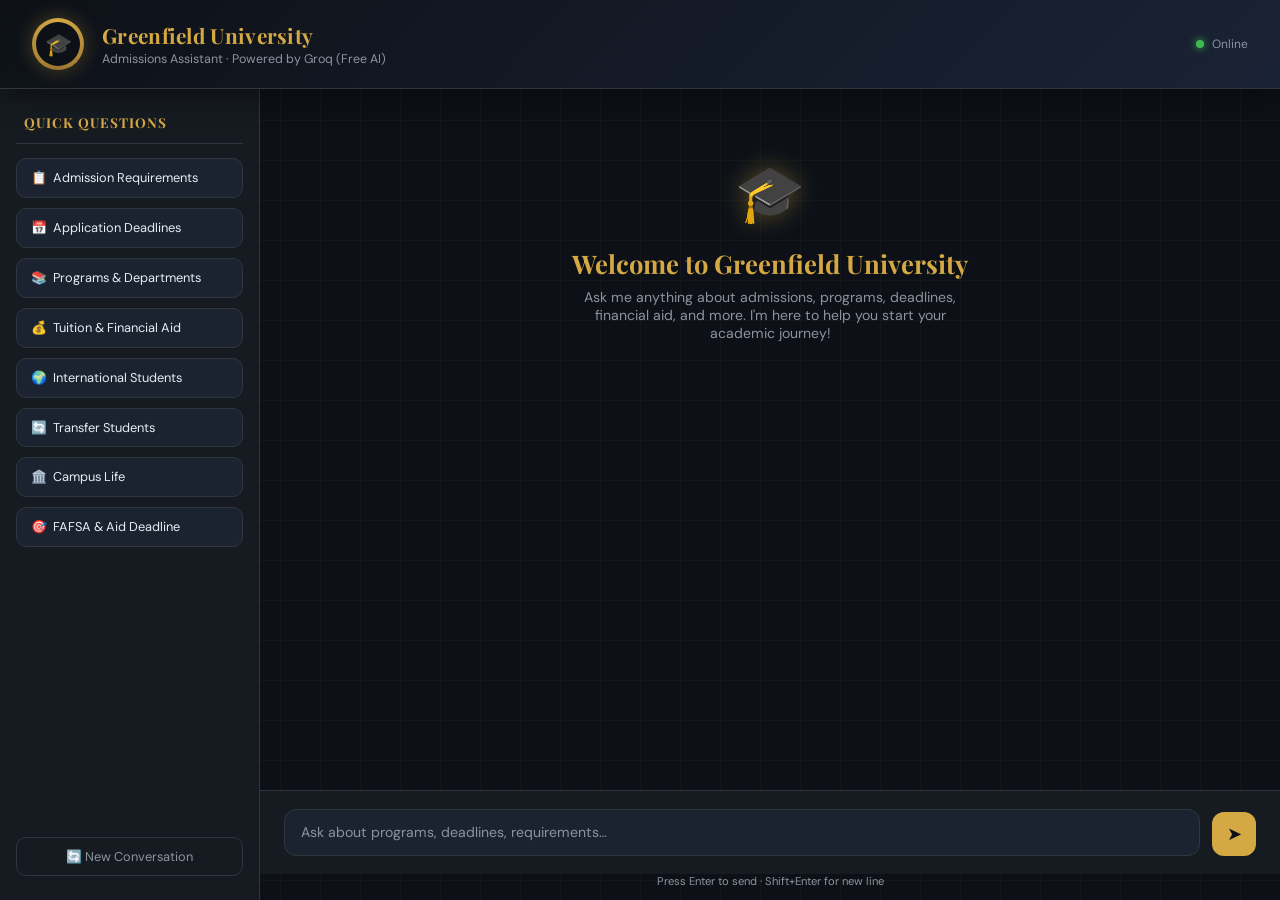
<file: AI-LAB-TASK--10 ( Chatbot)/templates/index.html>
<!DOCTYPE html>
<html lang="en">
<head>
  <meta charset="UTF-8" />
  <meta name="viewport" content="width=device-width, initial-scale=1.0" />
  <title>Greenfield University — AdmissionBot</title>
  <link href="https://fonts.googleapis.com/css2?family=Playfair+Display:wght@500;700&family=DM+Sans:wght@300;400;500&display=swap" rel="stylesheet" />
  <style>
    :root {
      --bg:        #0d1117;
      --surface:   #161b22;
      --card:      #1c2330;
      --border:    #30363d;
      --gold:      #d4a843;
      --gold-dim:  #9a7630;
      --text:      #e6edf3;
      --muted:     #8b949e;
      --user-bg:   #1f3a5f;
      --bot-bg:    #1c2330;
      --danger:    #f85149;
      --radius:    14px;
    }

    *, *::before, *::after { box-sizing: border-box; margin: 0; padding: 0; }

    body {
      font-family: 'DM Sans', sans-serif;
      background: var(--bg);
      color: var(--text);
      min-height: 100vh;
      display: flex;
      flex-direction: column;
      overflow: hidden;
    }

    /* ── Animated background grid ── */
    body::before {
      content: '';
      position: fixed;
      inset: 0;
      background-image:
        linear-gradient(rgba(212,168,67,.04) 1px, transparent 1px),
        linear-gradient(90deg, rgba(212,168,67,.04) 1px, transparent 1px);
      background-size: 40px 40px;
      pointer-events: none;
      z-index: 0;
    }

    /* ── Header ── */
    header {
      position: relative;
      z-index: 10;
      background: linear-gradient(135deg, #0d1117 0%, #1a2235 100%);
      border-bottom: 1px solid var(--border);
      padding: 18px 32px;
      display: flex;
      align-items: center;
      gap: 18px;
      box-shadow: 0 4px 30px rgba(0,0,0,.5);
    }

    .logo-ring {
      width: 52px; height: 52px;
      border-radius: 50%;
      background: conic-gradient(var(--gold), var(--gold-dim), var(--gold));
      display: flex; align-items: center; justify-content: center;
      flex-shrink: 0;
      box-shadow: 0 0 20px rgba(212,168,67,.3);
      animation: spin-ring 8s linear infinite;
    }
    @keyframes spin-ring {
      from { filter: hue-rotate(0deg); }
      to   { filter: hue-rotate(360deg); }
    }
    .logo-inner {
      width: 44px; height: 44px;
      border-radius: 50%;
      background: var(--bg);
      display: flex; align-items: center; justify-content: center;
      font-size: 22px;
    }

    .header-text h1 {
      font-family: 'Playfair Display', serif;
      font-size: 1.3rem;
      font-weight: 700;
      color: var(--gold);
      letter-spacing: .3px;
    }
    .header-text p {
      font-size: .78rem;
      color: var(--muted);
      margin-top: 2px;
    }

    .status-dot {
      margin-left: auto;
      display: flex; align-items: center; gap: 8px;
      font-size: .75rem; color: var(--muted);
    }
    .dot {
      width: 8px; height: 8px; border-radius: 50%;
      background: #3fb950;
      box-shadow: 0 0 8px #3fb950;
      animation: pulse 2s ease-in-out infinite;
    }
    @keyframes pulse {
      0%,100% { opacity: 1; }
      50%      { opacity: .4; }
    }

    /* ── Main layout ── */
    .layout {
      flex: 1;
      display: flex;
      overflow: hidden;
      position: relative;
      z-index: 1;
    }

    /* ── Sidebar ── */
    aside {
      width: 260px;
      background: var(--surface);
      border-right: 1px solid var(--border);
      padding: 24px 16px;
      display: flex; flex-direction: column; gap: 10px;
      overflow-y: auto;
      flex-shrink: 0;
    }
    aside h2 {
      font-family: 'Playfair Display', serif;
      font-size: .85rem;
      color: var(--gold);
      letter-spacing: 1px;
      text-transform: uppercase;
      padding: 0 8px 12px;
      border-bottom: 1px solid var(--border);
      margin-bottom: 4px;
    }
    .chip {
      background: var(--card);
      border: 1px solid var(--border);
      border-radius: 10px;
      padding: 10px 14px;
      font-size: .8rem;
      color: var(--text);
      cursor: pointer;
      transition: border-color .2s, background .2s, transform .15s;
      line-height: 1.4;
    }
    .chip:hover {
      border-color: var(--gold-dim);
      background: #222d3a;
      transform: translateX(3px);
    }
    .chip .emoji { margin-right: 6px; }

    .reset-btn {
      margin-top: auto;
      padding: 10px;
      background: transparent;
      border: 1px solid var(--border);
      border-radius: 10px;
      color: var(--muted);
      font-family: 'DM Sans', sans-serif;
      font-size: .8rem;
      cursor: pointer;
      transition: border-color .2s, color .2s;
      display: flex; align-items: center; justify-content: center; gap: 6px;
    }
    .reset-btn:hover { border-color: var(--danger); color: var(--danger); }

    /* ── Chat area ── */
    .chat-wrap {
      flex: 1;
      display: flex; flex-direction: column;
      overflow: hidden;
    }

    #messages {
      flex: 1;
      overflow-y: auto;
      padding: 28px 32px;
      display: flex; flex-direction: column; gap: 18px;
      scroll-behavior: smooth;
    }
    #messages::-webkit-scrollbar { width: 4px; }
    #messages::-webkit-scrollbar-thumb { background: var(--border); border-radius: 4px; }

    /* ── Welcome card ── */
    .welcome {
      text-align: center;
      padding: 40px 20px;
      animation: fadeUp .6s ease both;
    }
    .welcome-icon {
      font-size: 3.5rem; margin-bottom: 16px;
      filter: drop-shadow(0 0 12px rgba(212,168,67,.4));
    }
    .welcome h2 {
      font-family: 'Playfair Display', serif;
      font-size: 1.6rem;
      color: var(--gold);
      margin-bottom: 8px;
    }
    .welcome p { color: var(--muted); font-size: .88rem; max-width: 400px; margin: 0 auto; }

    /* ── Message bubbles ── */
    .msg {
      display: flex; align-items: flex-start; gap: 12px;
      animation: fadeUp .35s ease both;
      max-width: 820px;
    }
    @keyframes fadeUp {
      from { opacity: 0; transform: translateY(12px); }
      to   { opacity: 1; transform: translateY(0); }
    }

    .msg.user { align-self: flex-end; flex-direction: row-reverse; }
    .msg.bot  { align-self: flex-start; }

    .avatar {
      width: 34px; height: 34px;
      border-radius: 50%;
      display: flex; align-items: center; justify-content: center;
      font-size: 16px; flex-shrink: 0;
      margin-top: 2px;
    }
    .msg.user .avatar { background: var(--user-bg); border: 1px solid #2d5a9e; }
    .msg.bot  .avatar { background: var(--card); border: 1px solid var(--border); }

    .bubble {
      padding: 12px 16px;
      border-radius: var(--radius);
      font-size: .88rem;
      line-height: 1.65;
      max-width: 680px;
    }
    .msg.user .bubble {
      background: var(--user-bg);
      border: 1px solid #2d5a9e;
      border-bottom-right-radius: 4px;
      color: #cfe2ff;
    }
    .msg.bot .bubble {
      background: var(--bot-bg);
      border: 1px solid var(--border);
      border-bottom-left-radius: 4px;
    }
    .msg.bot .bubble strong { color: var(--gold); }
    .msg.bot .bubble ul, .msg.bot .bubble ol {
      padding-left: 20px; margin-top: 6px;
    }
    .msg.bot .bubble li { margin-bottom: 4px; }

    .timestamp {
      font-size: .68rem;
      color: var(--muted);
      margin-top: 4px;
      text-align: right;
    }
    .msg.bot .timestamp { text-align: left; }

    /* ── Typing indicator ── */
    .typing { display: flex; gap: 5px; padding: 14px 16px; }
    .typing span {
      width: 8px; height: 8px; border-radius: 50%;
      background: var(--gold-dim);
      animation: bounce .9s ease infinite;
    }
    .typing span:nth-child(2) { animation-delay: .15s; }
    .typing span:nth-child(3) { animation-delay: .30s; }
    @keyframes bounce {
      0%,80%,100% { transform: translateY(0); }
      40%          { transform: translateY(-8px); }
    }

    /* ── Input bar ── */
    .input-bar {
      padding: 18px 24px;
      background: var(--surface);
      border-top: 1px solid var(--border);
      display: flex; gap: 12px; align-items: flex-end;
    }
    #userInput {
      flex: 1;
      background: var(--card);
      border: 1px solid var(--border);
      border-radius: 12px;
      color: var(--text);
      font-family: 'DM Sans', sans-serif;
      font-size: .88rem;
      padding: 12px 16px;
      resize: none;
      max-height: 120px;
      line-height: 1.5;
      transition: border-color .2s;
      outline: none;
    }
    #userInput:focus { border-color: var(--gold-dim); }
    #userInput::placeholder { color: var(--muted); }

    #sendBtn {
      width: 44px; height: 44px;
      border-radius: 12px;
      border: none;
      background: var(--gold);
      color: #0d1117;
      font-size: 18px;
      cursor: pointer;
      display: flex; align-items: center; justify-content: center;
      transition: background .2s, transform .15s, box-shadow .2s;
      flex-shrink: 0;
    }
    #sendBtn:hover:not(:disabled) {
      background: #e8bb55;
      transform: translateY(-1px);
      box-shadow: 0 4px 14px rgba(212,168,67,.4);
    }
    #sendBtn:disabled { opacity: .4; cursor: not-allowed; }

    .hint { font-size: .7rem; color: var(--muted); padding: 0 24px 12px; text-align: center; }

    /* ── Error banner ── */
    .error-msg {
      background: rgba(248,81,73,.12);
      border: 1px solid rgba(248,81,73,.35);
      border-radius: 10px;
      padding: 10px 14px;
      font-size: .82rem;
      color: #ff7b72;
    }

    /* ── Responsive ── */
    @media (max-width: 700px) {
      aside { display: none; }
      #messages { padding: 16px; }
      .input-bar { padding: 12px 16px; }
    }
  </style>
</head>
<body>

<!-- HEADER -->
<header>
  <div class="logo-ring">
    <div class="logo-inner">🎓</div>
  </div>
  <div class="header-text">
    <h1>Greenfield University</h1>
    <p>Admissions Assistant · Powered by Groq (Free AI)</p>
  </div>
  <div class="status-dot"><div class="dot"></div> Online</div>
</header>

<div class="layout">

  <!-- SIDEBAR -->
  <aside>
    <h2>Quick Questions</h2>

    <div class="chip" onclick="sendQuick('What are the admission requirements for undergraduate programs?')">
      <span class="emoji">📋</span>Admission Requirements
    </div>
    <div class="chip" onclick="sendQuick('What are the application deadlines for Fall and Spring semesters?')">
      <span class="emoji">📅</span>Application Deadlines
    </div>
    <div class="chip" onclick="sendQuick('What programs and departments does Greenfield University offer?')">
      <span class="emoji">📚</span>Programs & Departments
    </div>
    <div class="chip" onclick="sendQuick('What is the tuition fee and are there scholarships available?')">
      <span class="emoji">💰</span>Tuition & Financial Aid
    </div>
    <div class="chip" onclick="sendQuick('What are the requirements for international students?')">
      <span class="emoji">🌍</span>International Students
    </div>
    <div class="chip" onclick="sendQuick('How do I apply as a transfer student?')">
      <span class="emoji">🔄</span>Transfer Students
    </div>
    <div class="chip" onclick="sendQuick('Tell me about campus life, housing, and student facilities.')">
      <span class="emoji">🏛️</span>Campus Life
    </div>
    <div class="chip" onclick="sendQuick('What is the FAFSA deadline and how do I apply for financial aid?')">
      <span class="emoji">🎯</span>FAFSA & Aid Deadline
    </div>

    <button class="reset-btn" onclick="resetChat()">
      🔄 New Conversation
    </button>
  </aside>

  <!-- CHAT -->
  <div class="chat-wrap">
    <div id="messages">
      <div class="welcome">
        <div class="welcome-icon">🎓</div>
        <h2>Welcome to Greenfield University</h2>
        <p>Ask me anything about admissions, programs, deadlines, financial aid, and more. I'm here to help you start your academic journey!</p>
      </div>
    </div>

    <div class="input-bar">
      <textarea id="userInput" rows="1" placeholder="Ask about programs, deadlines, requirements…" maxlength="500"></textarea>
      <button id="sendBtn" onclick="sendMessage()">➤</button>
    </div>
    <div class="hint">Press Enter to send · Shift+Enter for new line</div>
  </div>

</div>

<script>
  const messagesEl = document.getElementById('messages');
  const inputEl    = document.getElementById('userInput');
  const sendBtn    = document.getElementById('sendBtn');

  // Auto-resize textarea
  inputEl.addEventListener('input', () => {
    inputEl.style.height = 'auto';
    inputEl.style.height = Math.min(inputEl.scrollHeight, 120) + 'px';
  });

  inputEl.addEventListener('keydown', e => {
    if (e.key === 'Enter' && !e.shiftKey) {
      e.preventDefault();
      sendMessage();
    }
  });

  function now() {
    return new Date().toLocaleTimeString([], { hour: '2-digit', minute: '2-digit' });
  }

  function appendMsg(role, text) {
    const isBot  = role === 'bot';
    const div    = document.createElement('div');
    div.className = `msg ${role}`;

    const avatar = document.createElement('div');
    avatar.className = 'avatar';
    avatar.textContent = isBot ? '🤖' : '👤';

    const inner = document.createElement('div');

    const bubble = document.createElement('div');
    bubble.className = 'bubble';
    bubble.innerHTML = formatText(text);

    const ts = document.createElement('div');
    ts.className = 'timestamp';
    ts.textContent = now();

    inner.appendChild(bubble);
    inner.appendChild(ts);
    div.appendChild(avatar);
    div.appendChild(inner);
    messagesEl.appendChild(div);
    scrollDown();
    return div;
  }

  function appendError(msg) {
    const div = document.createElement('div');
    div.className = 'error-msg';
    div.textContent = '⚠️ ' + msg;
    messagesEl.appendChild(div);
    scrollDown();
  }

  function showTyping() {
    const div = document.createElement('div');
    div.className = 'msg bot';
    div.id = 'typing-indicator';
    div.innerHTML = `
      <div class="avatar">🤖</div>
      <div class="bubble" style="padding:0">
        <div class="typing"><span></span><span></span><span></span></div>
      </div>`;
    messagesEl.appendChild(div);
    scrollDown();
  }

  function hideTyping() {
    const el = document.getElementById('typing-indicator');
    if (el) el.remove();
  }

  function scrollDown() {
    messagesEl.scrollTop = messagesEl.scrollHeight;
  }

  // Convert markdown-ish to safe HTML
  function formatText(text) {
    return text
      .replace(/&/g, '&amp;')
      .replace(/</g, '&lt;')
      .replace(/>/g, '&gt;')
      .replace(/\*\*(.*?)\*\*/g, '<strong>$1</strong>')
      .replace(/\*(.*?)\*/g, '<em>$1</em>')
      .replace(/`(.*?)`/g, '<code>$1</code>')
      .replace(/^### (.+)$/gm, '<strong>$1</strong>')
      .replace(/^## (.+)$/gm,  '<strong>$1</strong>')
      .replace(/^# (.+)$/gm,   '<strong>$1</strong>')
      .replace(/^[-•] (.+)$/gm, '<li>$1</li>')
      .replace(/(<li>.*<\/li>)/gs, '<ul>$1</ul>')
      .replace(/\n/g, '<br>');
  }

  async function sendMessage(msg) {
    const text = (msg || inputEl.value).trim();
    if (!text) return;

    inputEl.value = '';
    inputEl.style.height = 'auto';
    sendBtn.disabled = true;

    appendMsg('user', text);
    showTyping();

    try {
      const res = await fetch('/chat', {
        method: 'POST',
        headers: { 'Content-Type': 'application/json' },
        body: JSON.stringify({ message: text })
      });
      const data = await res.json();
      hideTyping();

      if (data.error) {
        appendError(data.error);
      } else {
        appendMsg('bot', data.response);
      }
    } catch (err) {
      hideTyping();
      appendError('Connection error. Please make sure Flask server is running.');
    } finally {
      sendBtn.disabled = false;
      inputEl.focus();
    }
  }

  function sendQuick(text) {
    sendMessage(text);
  }

  async function resetChat() {
    await fetch('/chat', {
      method: 'POST',
      headers: { 'Content-Type': 'application/json' },
      body: JSON.stringify({ reset: true })
    });
    messagesEl.innerHTML = `
      <div class="welcome" style="animation:fadeUp .4s ease both">
        <div class="welcome-icon">🎓</div>
        <h2>Welcome to Greenfield University</h2>
        <p>Ask me anything about admissions, programs, deadlines, financial aid, and more. I'm here to help you start your academic journey!</p>
      </div>`;
  }
</script>
</body>
</html>
</file>
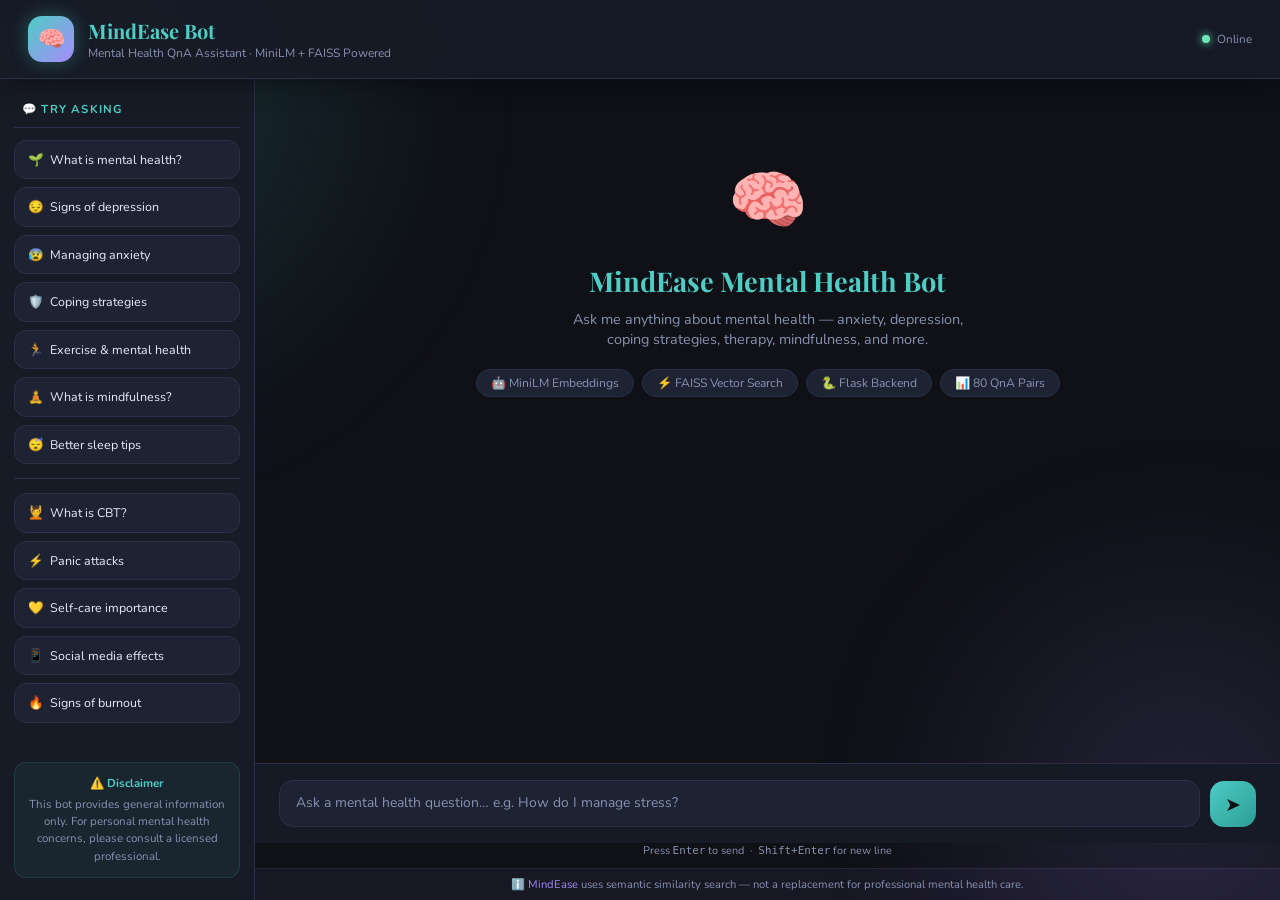
<file: AI-LAB-TASK--12/mentalhealth_bot/templates/index.html>
<!DOCTYPE html>
<html lang="en">
<head>
  <meta charset="UTF-8" />
  <meta name="viewport" content="width=device-width, initial-scale=1.0"/>
  <title>MindEase — Mental Health Assistant</title>
  <link href="https://fonts.googleapis.com/css2?family=Nunito:wght@300;400;500;600;700&family=Playfair+Display:wght@600&display=swap" rel="stylesheet"/>
  <style>
    /* ── Reset & Base ─────────────────────────────── */
    *, *::before, *::after { box-sizing: border-box; margin: 0; padding: 0; }

    :root {
      --bg:        #0f1117;
      --surface:   #171b26;
      --card:      #1e2333;
      --border:    #2a3047;
      --teal:      #4ecdc4;
      --teal-dim:  #2a9d95;
      --lavender:  #a78bfa;
      --green:     #6ee7b7;
      --text:      #e8eaf6;
      --muted:     #8892b0;
      --radius:    16px;
    }

    body {
      font-family: 'Nunito', sans-serif;
      background: var(--bg);
      color: var(--text);
      min-height: 100vh;
      display: flex;
      flex-direction: column;
      overflow: hidden;
    }

    /* animated soft blobs in background */
    body::before, body::after {
      content: '';
      position: fixed;
      border-radius: 50%;
      filter: blur(100px);
      opacity: .12;
      pointer-events: none;
      z-index: 0;
    }
    body::before {
      width: 500px; height: 500px;
      background: var(--teal);
      top: -150px; left: -150px;
      animation: drift 12s ease-in-out infinite alternate;
    }
    body::after {
      width: 400px; height: 400px;
      background: var(--lavender);
      bottom: -100px; right: -100px;
      animation: drift 15s ease-in-out infinite alternate-reverse;
    }
    @keyframes drift {
      from { transform: translate(0,0) scale(1); }
      to   { transform: translate(60px, 40px) scale(1.1); }
    }

    /* ── Header ──────────────────────────────────── */
    header {
      position: relative; z-index: 10;
      background: rgba(23,27,38,.95);
      backdrop-filter: blur(12px);
      border-bottom: 1px solid var(--border);
      padding: 16px 28px;
      display: flex; align-items: center; gap: 14px;
      box-shadow: 0 4px 24px rgba(0,0,0,.4);
    }

    .logo {
      width: 46px; height: 46px; border-radius: 14px;
      background: linear-gradient(135deg, var(--teal), var(--lavender));
      display: flex; align-items: center; justify-content: center;
      font-size: 22px; flex-shrink: 0;
      box-shadow: 0 0 18px rgba(78,205,196,.35);
    }

    .header-info h1 {
      font-family: 'Playfair Display', serif;
      font-size: 1.25rem; color: var(--teal);
    }
    .header-info p { font-size: .75rem; color: var(--muted); margin-top: 1px; }

    .status {
      margin-left: auto;
      display: flex; align-items: center; gap: 7px;
      font-size: .73rem; color: var(--muted);
    }
    .dot {
      width: 8px; height: 8px; border-radius: 50%;
      background: var(--green);
      box-shadow: 0 0 8px var(--green);
      animation: blink 2s ease-in-out infinite;
    }
    @keyframes blink { 0%,100%{opacity:1} 50%{opacity:.3} }

    /* ── Layout ──────────────────────────────────── */
    .layout {
      flex: 1; display: flex; overflow: hidden;
      position: relative; z-index: 1;
    }

    /* ── Sidebar ─────────────────────────────────── */
    aside {
      width: 255px; flex-shrink: 0;
      background: var(--surface);
      border-right: 1px solid var(--border);
      padding: 22px 14px;
      display: flex; flex-direction: column; gap: 8px;
      overflow-y: auto;
    }
    aside h2 {
      font-size: .72rem; font-weight: 700;
      color: var(--teal); letter-spacing: 1.2px;
      text-transform: uppercase;
      padding: 0 8px 10px;
      border-bottom: 1px solid var(--border);
      margin-bottom: 4px;
    }

    .chip {
      background: var(--card);
      border: 1px solid var(--border);
      border-radius: 12px;
      padding: 10px 13px;
      font-family: 'Nunito', sans-serif;
      font-size: .78rem; color: var(--text);
      cursor: pointer; text-align: left;
      transition: border-color .2s, background .2s, transform .15s;
      line-height: 1.4;
    }
    .chip:hover {
      border-color: var(--teal-dim);
      background: #232a3e;
      transform: translateX(4px);
    }
    .chip .icon { margin-right: 6px; }

    .divider {
      height: 1px; background: var(--border);
      margin: 6px 0;
    }

    .sidebar-footer {
      margin-top: auto;
      padding: 12px;
      background: rgba(78,205,196,.06);
      border: 1px solid rgba(78,205,196,.15);
      border-radius: 12px;
      font-size: .72rem; color: var(--muted);
      line-height: 1.5;
      text-align: center;
    }
    .sidebar-footer strong { color: var(--teal); display: block; margin-bottom: 4px; }

    /* ── Chat area ───────────────────────────────── */
    .chat-wrap {
      flex: 1; display: flex; flex-direction: column; overflow: hidden;
    }

    #messages {
      flex: 1; overflow-y: auto;
      padding: 28px 32px;
      display: flex; flex-direction: column; gap: 20px;
      scroll-behavior: smooth;
    }
    #messages::-webkit-scrollbar { width: 4px; }
    #messages::-webkit-scrollbar-thumb { background: var(--border); border-radius: 4px; }

    /* ── Welcome ─────────────────────────────────── */
    .welcome {
      text-align: center; padding: 50px 20px;
      animation: fadeUp .6s ease both;
    }
    .welcome-icon {
      font-size: 4rem; margin-bottom: 18px;
      animation: float 3s ease-in-out infinite;
    }
    @keyframes float {
      0%,100%{transform:translateY(0)} 50%{transform:translateY(-8px)}
    }
    .welcome h2 {
      font-family: 'Playfair Display', serif;
      font-size: 1.7rem; color: var(--teal); margin-bottom: 10px;
    }
    .welcome p { color: var(--muted); font-size: .9rem; max-width: 420px; margin: 0 auto 20px; }
    .welcome-tags {
      display: flex; flex-wrap: wrap; gap: 8px; justify-content: center;
    }
    .tag {
      background: var(--card); border: 1px solid var(--border);
      border-radius: 20px; padding: 5px 14px;
      font-size: .76rem; color: var(--muted);
    }

    /* ── Message bubbles ─────────────────────────── */
    .msg {
      display: flex; align-items: flex-start; gap: 11px;
      animation: fadeUp .35s ease both; max-width: 860px;
    }
    @keyframes fadeUp {
      from{opacity:0;transform:translateY(10px)}
      to{opacity:1;transform:translateY(0)}
    }
    .msg.user { align-self: flex-end; flex-direction: row-reverse; }
    .msg.bot  { align-self: flex-start; }

    .avatar {
      width: 36px; height: 36px; border-radius: 12px;
      display: flex; align-items: center; justify-content: center;
      font-size: 17px; flex-shrink: 0; margin-top: 2px;
    }
    .msg.user .avatar {
      background: linear-gradient(135deg, #2d5a9e, #1e3a6e);
      border: 1px solid #3a6bc0;
    }
    .msg.bot .avatar {
      background: linear-gradient(135deg, var(--teal-dim), #1a7a74);
      border: 1px solid var(--teal-dim);
    }

    .bubble-wrap { display: flex; flex-direction: column; gap: 6px; max-width: 680px; }

    .bubble {
      padding: 13px 17px; border-radius: var(--radius);
      font-size: .87rem; line-height: 1.7;
    }
    .msg.user .bubble {
      background: #1a2f52; border: 1px solid #2d4f88;
      border-bottom-right-radius: 4px; color: #cfe2ff;
    }
    .msg.bot .bubble {
      background: var(--card); border: 1px solid var(--border);
      border-bottom-left-radius: 4px;
    }

    /* matched Q badge */
    .matched-q {
      font-size: .73rem; color: var(--teal);
      padding: 5px 12px;
      background: rgba(78,205,196,.07);
      border: 1px solid rgba(78,205,196,.2);
      border-radius: 8px;
      display: inline-flex; align-items: center; gap: 5px;
    }

    /* related section */
    .related-wrap {
      background: rgba(167,139,250,.05);
      border: 1px solid rgba(167,139,250,.15);
      border-radius: 12px; padding: 12px 14px;
      margin-top: 4px;
    }
    .related-wrap h4 {
      font-size: .72rem; color: var(--lavender);
      text-transform: uppercase; letter-spacing: .8px;
      margin-bottom: 8px;
    }
    .related-item {
      font-size: .78rem; color: var(--muted);
      padding: 6px 0; border-bottom: 1px solid var(--border);
      cursor: pointer; transition: color .2s;
      display: flex; align-items: flex-start; gap: 7px;
    }
    .related-item:last-child { border-bottom: none; }
    .related-item:hover { color: var(--text); }
    .related-item .ri { flex-shrink: 0; color: var(--lavender); margin-top: 1px; }

    .timestamp {
      font-size: .67rem; color: var(--muted); padding: 0 4px;
    }
    .msg.user .timestamp { text-align: right; }

    /* ── Typing indicator ────────────────────────── */
    .typing { display: flex; gap: 5px; padding: 14px 17px; }
    .typing span {
      width: 8px; height: 8px; border-radius: 50%;
      background: var(--teal-dim);
      animation: bounce .9s ease infinite;
    }
    .typing span:nth-child(2){animation-delay:.15s}
    .typing span:nth-child(3){animation-delay:.3s}
    @keyframes bounce{0%,80%,100%{transform:translateY(0)} 40%{transform:translateY(-8px)}}

    /* ── Input bar ───────────────────────────────── */
    .input-bar {
      padding: 16px 24px;
      background: rgba(23,27,38,.98);
      border-top: 1px solid var(--border);
      display: flex; gap: 10px; align-items: flex-end;
    }

    #userInput {
      flex: 1; background: var(--card);
      border: 1px solid var(--border); border-radius: 14px;
      color: var(--text); font-family: 'Nunito', sans-serif;
      font-size: .87rem; padding: 12px 16px;
      resize: none; max-height: 120px; line-height: 1.5;
      outline: none; transition: border-color .2s;
    }
    #userInput:focus { border-color: var(--teal-dim); }
    #userInput::placeholder { color: var(--muted); }

    #sendBtn {
      width: 46px; height: 46px; border-radius: 14px;
      border: none; background: linear-gradient(135deg, var(--teal), var(--teal-dim));
      color: #0f1117; font-size: 19px; cursor: pointer;
      display: flex; align-items: center; justify-content: center;
      transition: transform .15s, box-shadow .2s, opacity .2s;
      flex-shrink: 0;
    }
    #sendBtn:hover:not(:disabled) {
      transform: translateY(-2px);
      box-shadow: 0 6px 18px rgba(78,205,196,.4);
    }
    #sendBtn:disabled { opacity: .35; cursor: not-allowed; }

    .hint {
      font-size: .68rem; color: var(--muted);
      text-align: center; padding: 0 24px 10px;
    }

    .error-bubble {
      background: rgba(248,81,73,.1); border: 1px solid rgba(248,81,73,.3);
      border-radius: 12px; padding: 11px 15px;
      font-size: .83rem; color: #ff7b72;
    }

    /* ── Disclaimer banner ───────────────────────── */
    .disclaimer {
      padding: 8px 24px;
      background: rgba(167,139,250,.06);
      border-top: 1px solid rgba(167,139,250,.12);
      font-size: .7rem; color: var(--muted);
      text-align: center;
    }
    .disclaimer span { color: var(--lavender); }

    /* ── Responsive ──────────────────────────────── */
    @media(max-width:680px){
      aside{display:none}
      #messages{padding:16px}
      .input-bar{padding:12px 16px}
    }
  </style>
</head>
<body>

<!-- HEADER -->
<header>
  <div class="logo">🧠</div>
  <div class="header-info">
    <h1>MindEase Bot</h1>
    <p>Mental Health QnA Assistant · MiniLM + FAISS Powered</p>
  </div>
  <div class="status"><div class="dot"></div> Online</div>
</header>

<div class="layout">

  <!-- SIDEBAR -->
  <aside>
    <h2>💬 Try Asking</h2>

    <div class="chip" onclick="sendQuick('What is mental health?')">
      <span class="icon">🌱</span>What is mental health?
    </div>
    <div class="chip" onclick="sendQuick('What are signs of depression?')">
      <span class="icon">😔</span>Signs of depression
    </div>
    <div class="chip" onclick="sendQuick('How can I manage anxiety?')">
      <span class="icon">😰</span>Managing anxiety
    </div>
    <div class="chip" onclick="sendQuick('What are coping strategies?')">
      <span class="icon">🛡️</span>Coping strategies
    </div>
    <div class="chip" onclick="sendQuick('How does exercise help mental health?')">
      <span class="icon">🏃</span>Exercise & mental health
    </div>
    <div class="chip" onclick="sendQuick('What is mindfulness?')">
      <span class="icon">🧘</span>What is mindfulness?
    </div>
    <div class="chip" onclick="sendQuick('How can I improve my sleep?')">
      <span class="icon">😴</span>Better sleep tips
    </div>

    <div class="divider"></div>

    <div class="chip" onclick="sendQuick('What is cognitive behavioral therapy?')">
      <span class="icon">💆</span>What is CBT?
    </div>
    <div class="chip" onclick="sendQuick('How do I deal with a panic attack?')">
      <span class="icon">⚡</span>Panic attacks
    </div>
    <div class="chip" onclick="sendQuick('What is self-care and why is it important?')">
      <span class="icon">💛</span>Self-care importance
    </div>
    <div class="chip" onclick="sendQuick('How does social media affect mental health?')">
      <span class="icon">📱</span>Social media effects
    </div>
    <div class="chip" onclick="sendQuick('What are signs of burnout?')">
      <span class="icon">🔥</span>Signs of burnout
    </div>

    <div class="sidebar-footer">
      <strong>⚠️ Disclaimer</strong>
      This bot provides general information only. For personal mental health concerns, please consult a licensed professional.
    </div>
  </aside>

  <!-- CHAT -->
  <div class="chat-wrap">
    <div id="messages">
      <div class="welcome" id="welcome-card">
        <div class="welcome-icon">🧠</div>
        <h2>MindEase Mental Health Bot</h2>
        <p>Ask me anything about mental health — anxiety, depression, coping strategies, therapy, mindfulness, and more.</p>
        <div class="welcome-tags">
          <span class="tag">🤖 MiniLM Embeddings</span>
          <span class="tag">⚡ FAISS Vector Search</span>
          <span class="tag">🐍 Flask Backend</span>
          <span class="tag">📊 80 QnA Pairs</span>
        </div>
      </div>
    </div>

    <div class="input-bar">
      <textarea id="userInput" rows="1"
        placeholder="Ask a mental health question… e.g. How do I manage stress?"></textarea>
      <button id="sendBtn" onclick="sendMessage()">➤</button>
    </div>
    <div class="hint">Press <kbd>Enter</kbd> to send &nbsp;·&nbsp; <kbd>Shift+Enter</kbd> for new line</div>
    <div class="disclaimer">
      <span>ℹ️ MindEase</span> uses semantic similarity search — not a replacement for professional mental health care.
    </div>
  </div>

</div>

<script>
  const msgEl   = document.getElementById('messages');
  const inputEl = document.getElementById('userInput');
  const btnEl   = document.getElementById('sendBtn');

  // Auto-resize textarea
  inputEl.addEventListener('input', () => {
    inputEl.style.height = 'auto';
    inputEl.style.height = Math.min(inputEl.scrollHeight, 120) + 'px';
  });

  inputEl.addEventListener('keydown', e => {
    if (e.key === 'Enter' && !e.shiftKey) { e.preventDefault(); sendMessage(); }
  });

  function now() {
    return new Date().toLocaleTimeString([], {hour:'2-digit', minute:'2-digit'});
  }

  function removeWelcome() {
    const w = document.getElementById('welcome-card');
    if (w) w.remove();
  }

  function scrollDown() { msgEl.scrollTop = msgEl.scrollHeight; }

  // ── Append user bubble ──
  function appendUser(text) {
    removeWelcome();
    const div = document.createElement('div');
    div.className = 'msg user';
    div.innerHTML = `
      <div class="avatar">👤</div>
      <div class="bubble-wrap">
        <div class="bubble">${escHtml(text)}</div>
        <div class="timestamp">${now()}</div>
      </div>`;
    msgEl.appendChild(div);
    scrollDown();
  }

  // ── Append bot response ──
  function appendBot(data) {
    const relatedHtml = data.related && data.related.length
      ? `<div class="related-wrap">
           <h4>🔗 Related Topics</h4>
           ${data.related.map(r => `
             <div class="related-item" onclick="sendQuick('${escAttr(r.question)}')">
               <span class="ri">▸</span>
               <span>${escHtml(r.question)}</span>
             </div>`).join('')}
         </div>` : '';

    const div = document.createElement('div');
    div.className = 'msg bot';
    div.innerHTML = `
      <div class="avatar">🧠</div>
      <div class="bubble-wrap">
        <div class="matched-q">🔍 Matched: <em>${escHtml(data.matched_q)}</em></div>
        <div class="bubble">${formatText(data.answer)}</div>
        ${relatedHtml}
        <div class="timestamp">${now()} · distance: ${data.distance}</div>
      </div>`;
    msgEl.appendChild(div);
    scrollDown();
  }

  function appendError(msg) {
    removeWelcome();
    const div = document.createElement('div');
    div.className = 'msg bot';
    div.innerHTML = `
      <div class="avatar">🧠</div>
      <div class="bubble-wrap">
        <div class="error-bubble">⚠️ ${escHtml(msg)}</div>
      </div>`;
    msgEl.appendChild(div);
    scrollDown();
  }

  function showTyping() {
    const div = document.createElement('div');
    div.id = 'typing'; div.className = 'msg bot';
    div.innerHTML = `
      <div class="avatar">🧠</div>
      <div class="bubble" style="padding:0">
        <div class="typing"><span></span><span></span><span></span></div>
      </div>`;
    msgEl.appendChild(div); scrollDown();
  }

  function hideTyping() {
    const el = document.getElementById('typing');
    if (el) el.remove();
  }

  function escHtml(s) {
    return String(s)
      .replace(/&/g,'&amp;').replace(/</g,'&lt;')
      .replace(/>/g,'&gt;').replace(/"/g,'&quot;');
  }
  function escAttr(s) { return String(s).replace(/'/g,"\\'"); }

  function formatText(text) {
    return escHtml(text)
      .replace(/\*\*(.*?)\*\*/g,'<strong>$1</strong>')
      .replace(/\n/g,'<br>');
  }

  // ── Send message ──
  async function sendMessage(msg) {
    const text = (msg || inputEl.value).trim();
    if (!text) return;

    inputEl.value = '';
    inputEl.style.height = 'auto';
    btnEl.disabled = true;
    appendUser(text);
    showTyping();

    try {
      const res  = await fetch('/ask', {
        method: 'POST',
        headers: {'Content-Type':'application/json'},
        body: JSON.stringify({query: text})
      });
      const data = await res.json();
      hideTyping();

      if (data.error) { appendError(data.error); }
      else            { appendBot(data); }
    } catch (err) {
      hideTyping();
      appendError('Cannot connect to Flask server. Make sure app.py is running on port 5000.');
    } finally {
      btnEl.disabled = false;
      inputEl.focus();
    }
  }

  function sendQuick(text) { sendMessage(text); }
</script>
</body>
</html>
</file>
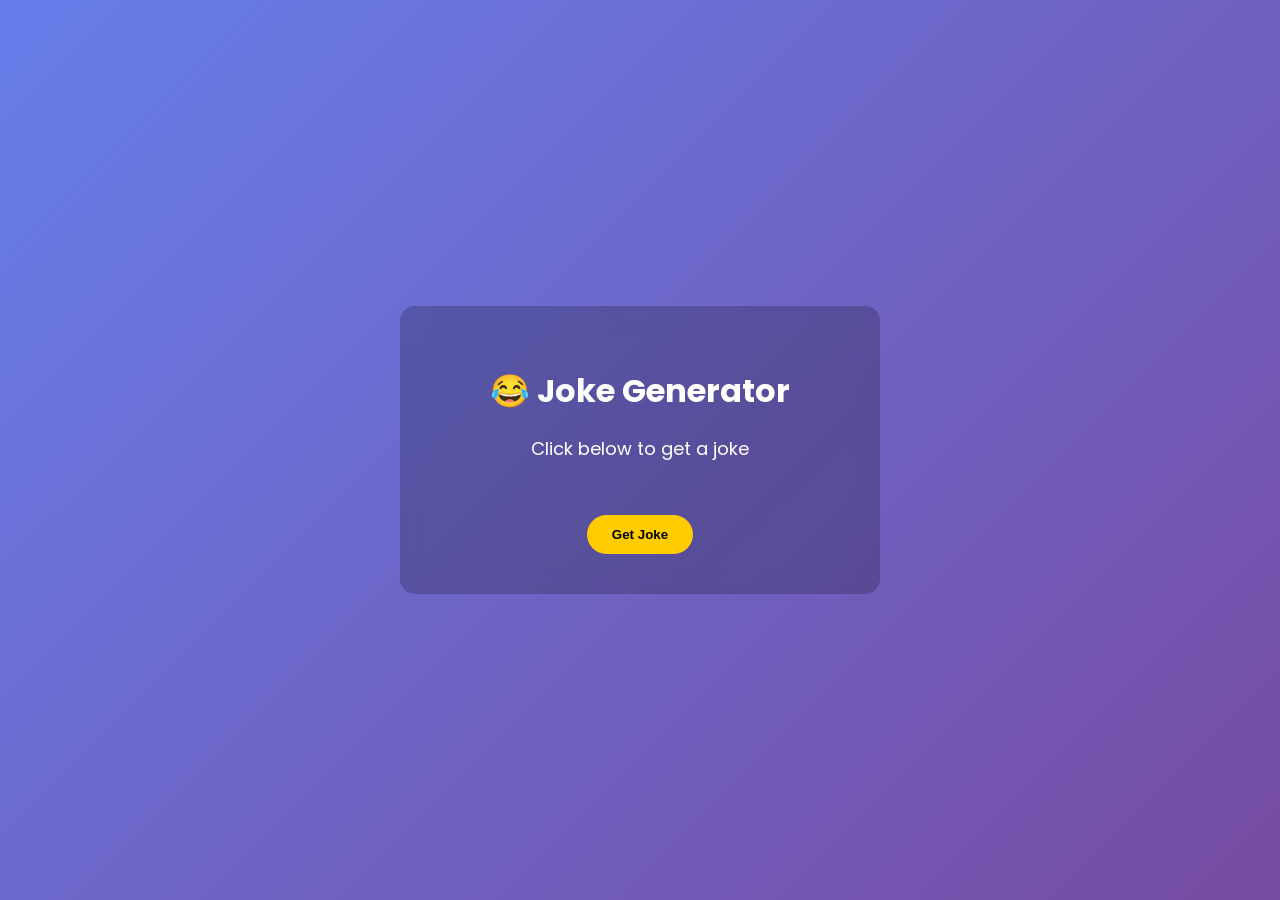
<file: AI-LAB-TASK--8/joke_app/templates/index.html>
<!DOCTYPE html>
<html lang="en">
<head>
    <meta charset="UTF-8">
    <title>😂 Joke Generator</title>

    <!-- Google Font -->
    <link href="https://fonts.googleapis.com/css2?family=Poppins:wght@300;500;700&display=swap" rel="stylesheet">

    <!-- CSS -->
    <style>
        body {
            margin: 0;
            font-family: 'Poppins', sans-serif;
            background: linear-gradient(135deg, #667eea, #764ba2);
            height: 100vh;
            display: flex;
            justify-content: center;
            align-items: center;
            color: white;
        }

        .container {
            text-align: center;
            background: rgba(0,0,0,0.2);
            padding: 40px;
            border-radius: 15px;
            backdrop-filter: blur(10px);
            width: 400px;
        }

        h1 {
            margin-bottom: 20px;
        }

        #joke {
            font-size: 18px;
            margin: 20px 0;
            min-height: 60px;
        }

        button {
            padding: 12px 25px;
            border: none;
            border-radius: 25px;
            background: #ffcc00;
            color: black;
            font-weight: bold;
            cursor: pointer;
            transition: 0.3s;
        }

        button:hover {
            background: #ffaa00;
            transform: scale(1.05);
        }

        .loader {
            display: none;
            margin: 15px;
        }
    </style>
</head>
<body>

<div class="container">
    <h1>😂 Joke Generator</h1>

    <p id="joke">Click below to get a joke</p>

    <div class="loader" id="loader">Loading...</div>

    <button onclick="getJoke()">Get Joke</button>
</div>

<script>
function getJoke() {
    document.getElementById("loader").style.display = "block";
    document.getElementById("joke").innerText = "";

    fetch('/get-joke')
    .then(response => response.json())
    .then(data => {
        document.getElementById("loader").style.display = "none";
        document.getElementById("joke").innerText = data.joke;
    })
    .catch(error => {
        document.getElementById("loader").style.display = "none";
        document.getElementById("joke").innerText = "Error loading joke 😢";
    });
}
</script>

</body>
</html>
</file>
